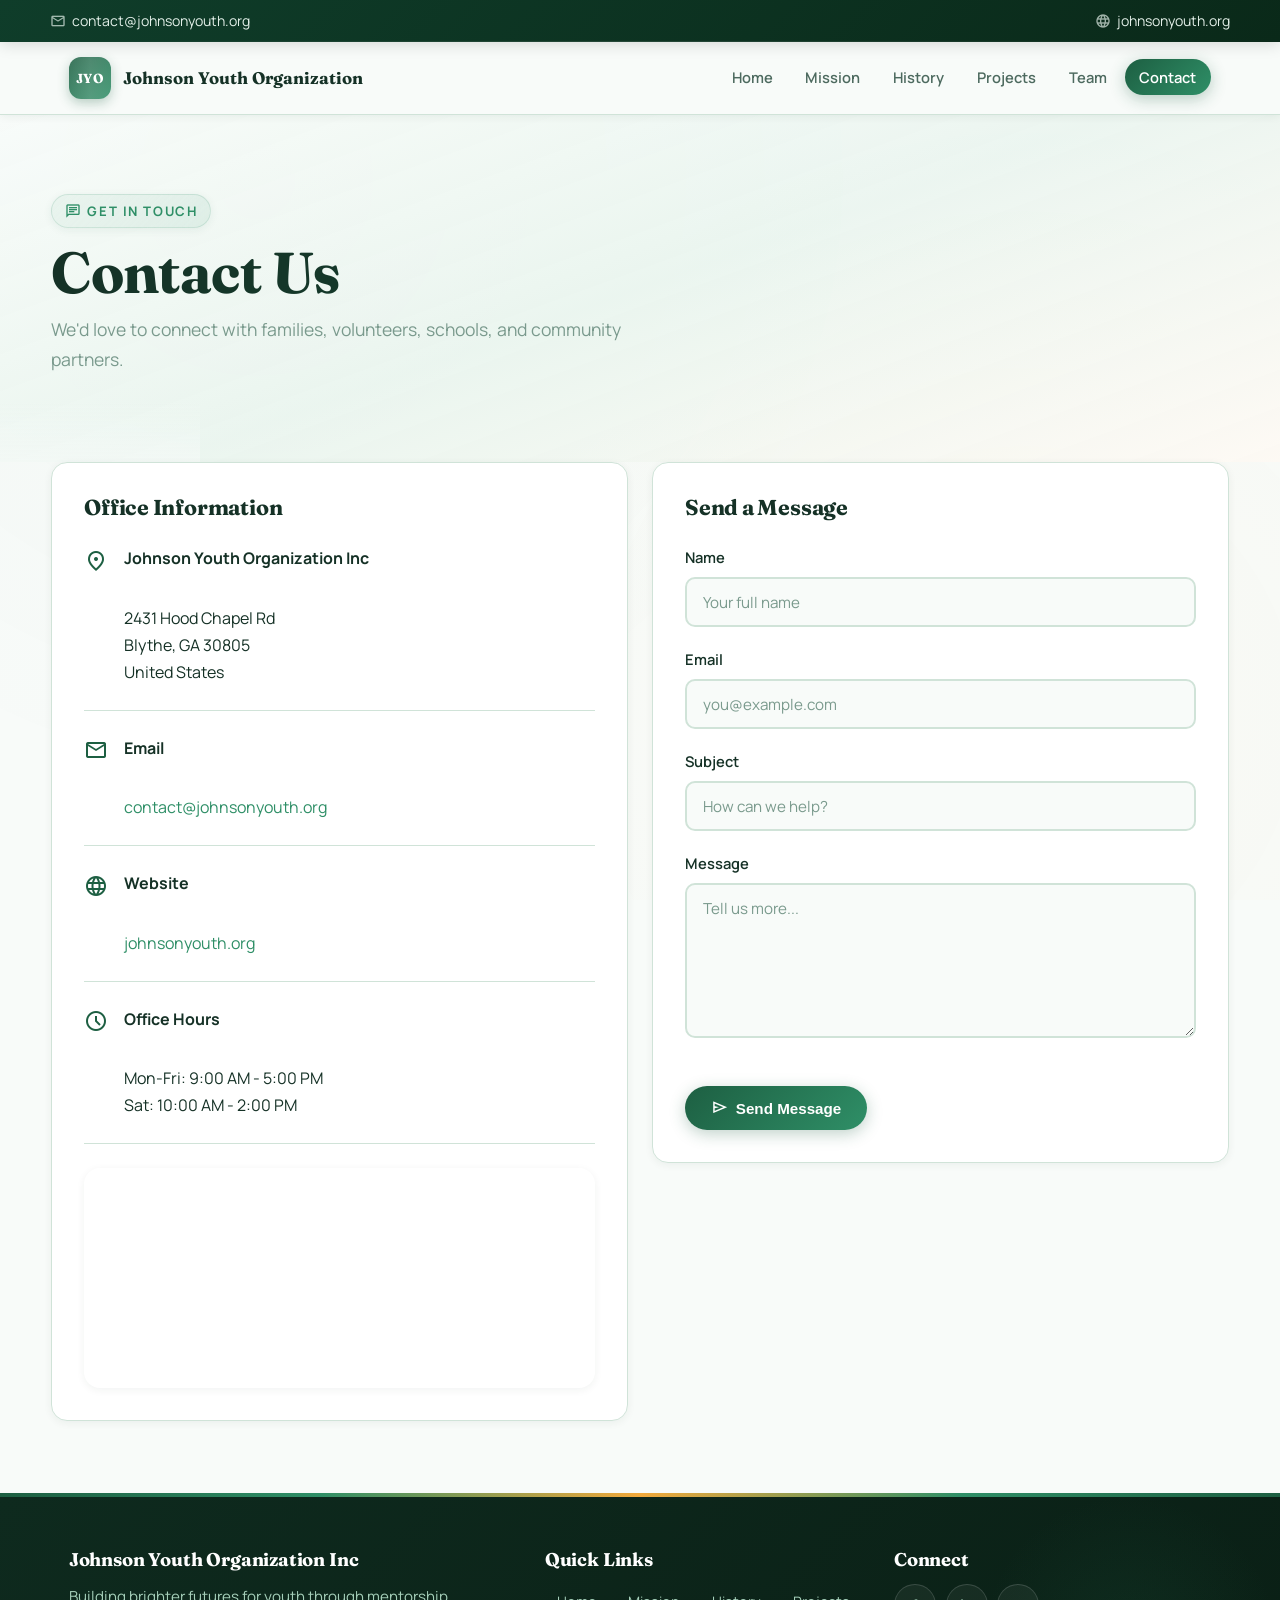
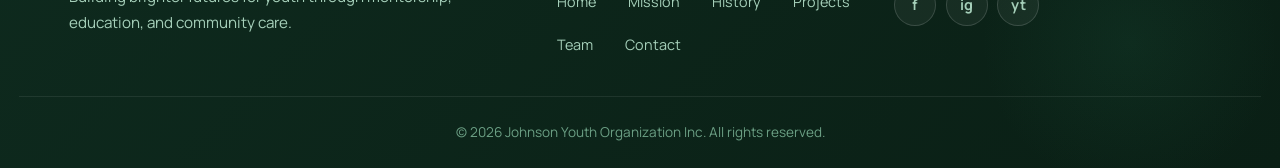
<file: contact.html>
<!DOCTYPE html>
<html lang="en">
<head>
  <meta charset="UTF-8" />
  <meta name="viewport" content="width=device-width, initial-scale=1.0" />
  <title>Johnson Youth Organization Inc | Contact</title>
  <link rel="preconnect" href="https://fonts.googleapis.com">
  <link rel="preconnect" href="https://fonts.gstatic.com" crossorigin>
  <link href="https://fonts.googleapis.com/css2?family=Fraunces:wght@500;700&family=Manrope:wght@400;500;700&display=swap" rel="stylesheet">
  <link rel="stylesheet" href="styles.css">
</head>
<body>

  <!-- Top Bar -->
  <div class="top-bar">
    <div class="top-inner">
      <div class="top-item">
        <span class="material-symbols-outlined">mail</span>
        contact@johnsonyouth.org
      </div>
      <div class="top-item">
        <span class="material-symbols-outlined">language</span>
        johnsonyouth.org
      </div>
    </div>
  </div>

  <!-- Navigation -->
  <div class="nav-wrap">
    <nav class="navbar" aria-label="Main navigation">
      <a class="brand" href="index.html">
        <span class="logo" aria-hidden="true">JYO</span>
        <span>Johnson Youth Organization</span>
      </a>
      <button class="menu-btn" aria-label="Toggle navigation menu" aria-expanded="false">
        <span class="material-symbols-outlined">menu</span>
      </button>
      <ul class="nav-links" id="navLinks">
        <li><a href="index.html">Home</a></li>
        <li><a href="mission.html">Mission</a></li>
        <li><a href="history.html">History</a></li>
        <li><a href="projects.html">Projects</a></li>
        <li><a href="team.html">Team</a></li>
        <li><a class="active" href="contact.html">Contact</a></li>
      </ul>
    </nav>
  </div>

  <main>
    <!-- Page Hero with background photo -->
    <section class="page-hero" style="background-image:url('https://images.unsplash.com/photo-1497366216548-37526070297c?w=1400&h=500&fit=crop')">
      <div class="container fade-in">
        <div class="section-tag">
          <span class="material-symbols-outlined" style="font-size:1rem">chat</span>
          Get In Touch
        </div>
        <h1>Contact Us</h1>
        <p class="section-subtitle">We'd love to connect with families, volunteers, schools, and community partners.</p>
      </div>
    </section>

    <!-- Contact Content -->
    <section class="container">
      <div class="grid layout-2col fade-in" style="gap:1.5rem">

        <!-- Info Panel -->
        <div class="info-panel">
          <h2>Office Information</h2>

          <div class="info-item">
            <span class="material-symbols-outlined">location_on</span>
            <div>
              <strong>Johnson Youth Organization Inc</strong><br>
              2431 Hood Chapel Rd<br>
              Blythe, GA 30805<br>
              United States
            </div>
          </div>

          <div class="info-item">
            <span class="material-symbols-outlined">mail</span>
            <div>
              <strong>Email</strong><br>
              <a href="mailto:contact@johnsonyouth.org" style="color:var(--color-secondary)">contact@johnsonyouth.org</a>
            </div>
          </div>

          <div class="info-item">
            <span class="material-symbols-outlined">language</span>
            <div>
              <strong>Website</strong><br>
              <a href="https://johnsonyouth.org" style="color:var(--color-secondary)">johnsonyouth.org</a>
            </div>
          </div>

          <div class="info-item">
            <span class="material-symbols-outlined">schedule</span>
            <div>
              <strong>Office Hours</strong><br>
              Mon-Fri: 9:00 AM - 5:00 PM<br>
              Sat: 10:00 AM - 2:00 PM
            </div>
          </div>

          <div class="map-embed">
            <iframe
              src="https://www.google.com/maps/embed?pb=!1m18!1m12!1m3!1d3334.5!2d-82.1264!3d33.4578!2m3!1f0!2f0!3f0!3m2!1i1024!2i768!4f13.1!3m3!1m2!1s0x0%3A0x0!2zMzPCsDI3JzI4LjEiTiA4MsKwMDcnMzUuMCJX!5e0!3m2!1sen!2sus!4v1700000000000"
              allowfullscreen=""
              loading="lazy"
              referrerpolicy="no-referrer-when-downgrade"
              title="Johnson Youth Organization location on Google Maps">
            </iframe>
          </div>
        </div>

        <!-- Form Panel -->
        <div class="form-panel">
          <h2>Send a Message</h2>
          <form action="#" method="post">
            <div class="field">
              <label for="name">Name</label>
              <input id="name" name="name" type="text" placeholder="Your full name" required>
            </div>
            <div class="field">
              <label for="email">Email</label>
              <input id="email" name="email" type="email" placeholder="you@example.com" required>
            </div>
            <div class="field">
              <label for="subject">Subject</label>
              <input id="subject" name="subject" type="text" placeholder="How can we help?" required>
            </div>
            <div class="field">
              <label for="message">Message</label>
              <textarea id="message" name="message" rows="6" placeholder="Tell us more..." required></textarea>
            </div>
            <button class="btn" type="submit">
              <span class="material-symbols-outlined" style="font-size:1.1rem">send</span>
              Send Message
            </button>
          </form>
        </div>

      </div>
    </section>
  </main>

  <!-- Footer -->
  <footer>
    <div class="footer-grid">
      <div>
        <h3>Johnson Youth Organization Inc</h3>
        <p>Building brighter futures for youth through mentorship, education, and community care.</p>
      </div>
      <div>
        <h3>Quick Links</h3>
        <div class="footer-links">
          <a href="index.html">Home</a>
          <a href="mission.html">Mission</a>
          <a href="history.html">History</a>
          <a href="projects.html">Projects</a>
          <a href="team.html">Team</a>
          <a href="contact.html">Contact</a>
        </div>
      </div>
      <div>
        <h3>Connect</h3>
        <div class="socials">
          <a class="social-icon" href="#" aria-label="Facebook">f</a>
          <a class="social-icon" href="#" aria-label="Instagram">ig</a>
          <a class="social-icon" href="#" aria-label="YouTube">yt</a>
        </div>
      </div>
    </div>
    <div class="copy">&copy; 2026 Johnson Youth Organization Inc. All rights reserved.</div>
  </footer>

  <script>
    const menuBtn = document.querySelector('.menu-btn');
    const navLinks = document.getElementById('navLinks');
    if (menuBtn) {
      menuBtn.addEventListener('click', () => {
        navLinks.classList.toggle('open');
        menuBtn.setAttribute('aria-expanded', navLinks.classList.contains('open'));
      });
    }
    const observer = new IntersectionObserver((entries) => {
      entries.forEach((entry) => {
        if (entry.isIntersecting) entry.target.classList.add('show');
      });
    }, { threshold: 0.1 });
    document.querySelectorAll('.fade-in').forEach((el) => observer.observe(el));
  </script>
</body>
</html>
</file>
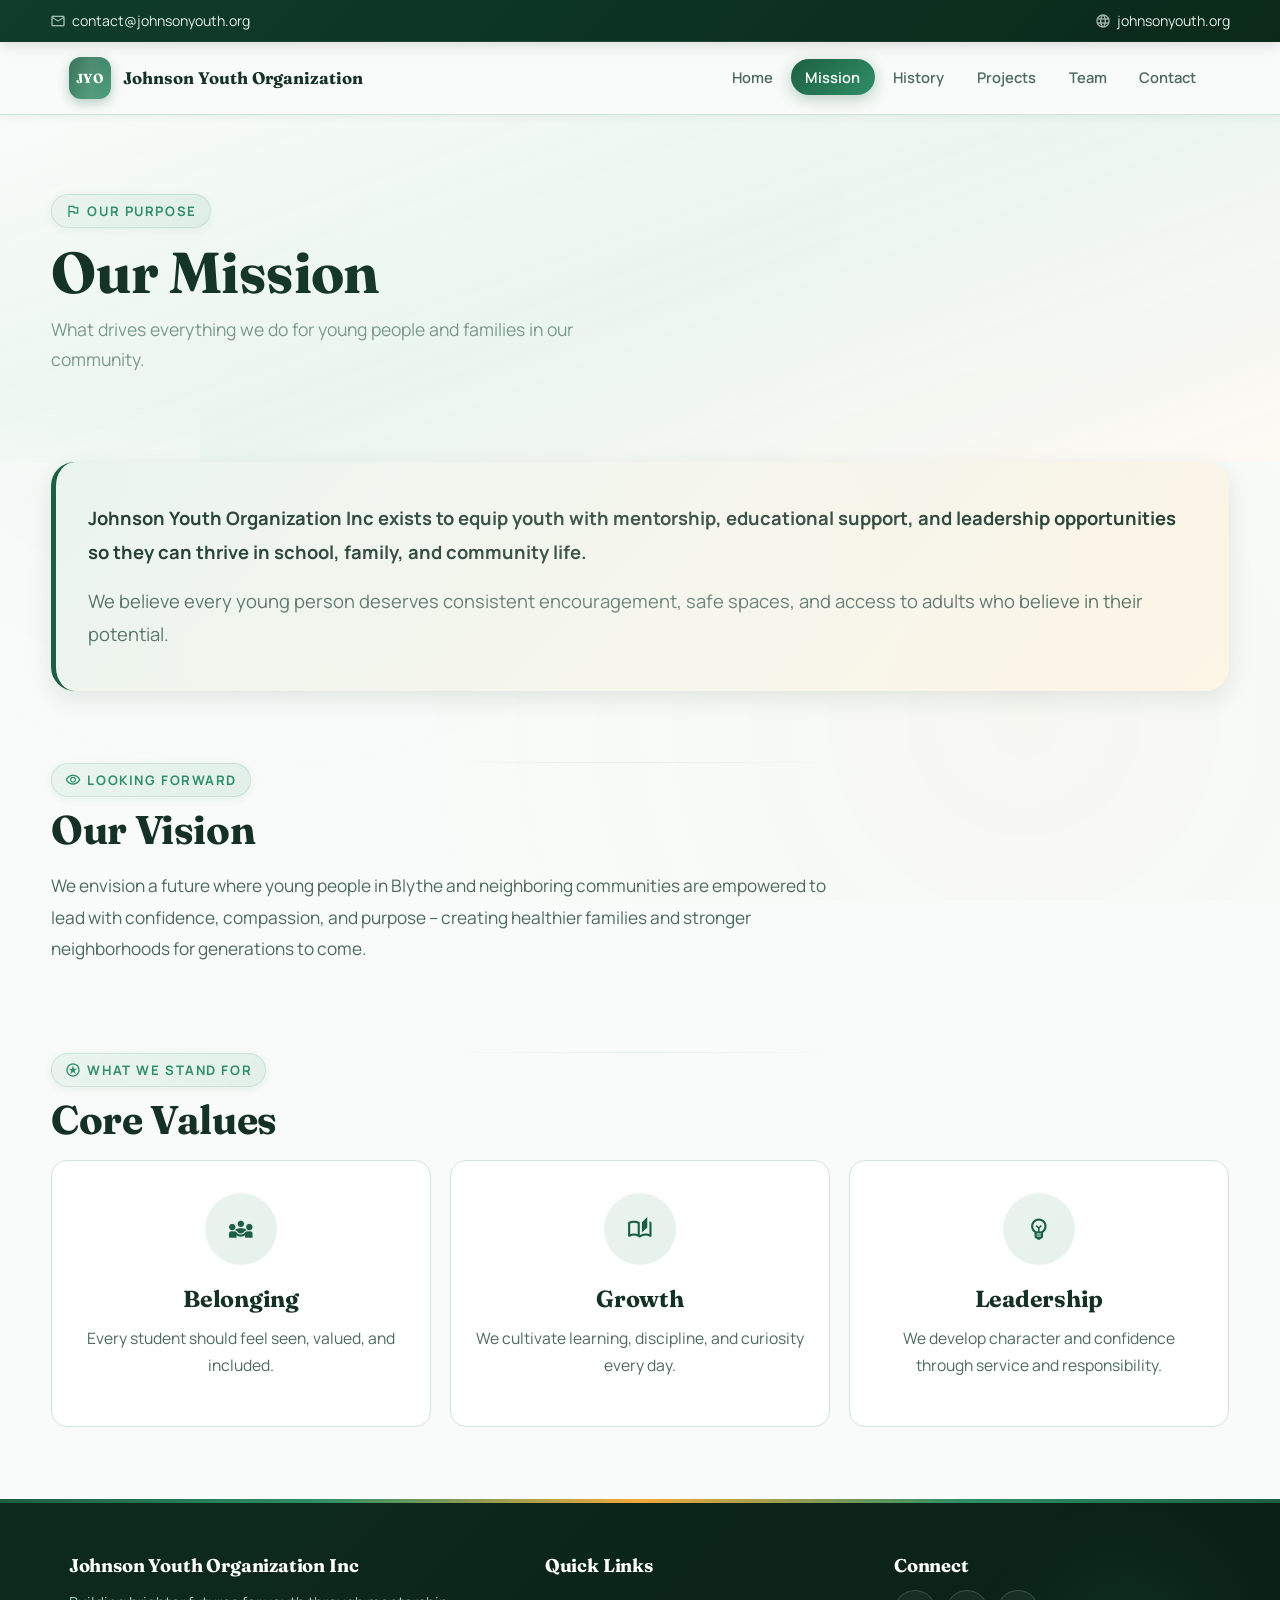
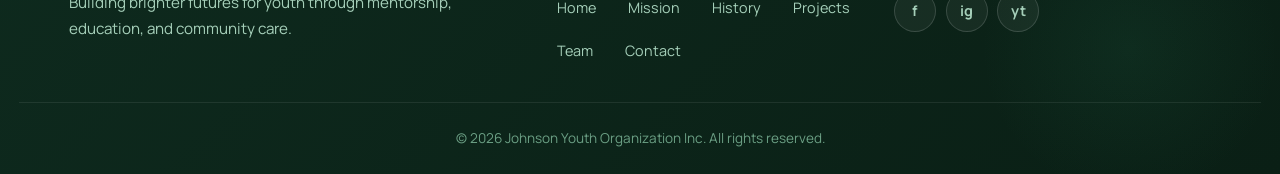
<file: mission.html>
<!DOCTYPE html>
<html lang="en">
<head>
  <meta charset="UTF-8" />
  <meta name="viewport" content="width=device-width, initial-scale=1.0" />
  <title>Johnson Youth Organization Inc | Mission</title>
  <link rel="preconnect" href="https://fonts.googleapis.com">
  <link rel="preconnect" href="https://fonts.gstatic.com" crossorigin>
  <link href="https://fonts.googleapis.com/css2?family=Fraunces:wght@500;700&family=Manrope:wght@400;500;700&display=swap" rel="stylesheet">
  <link rel="stylesheet" href="styles.css">
</head>
<body>

  <!-- Top Bar -->
  <div class="top-bar">
    <div class="top-inner">
      <div class="top-item">
        <span class="material-symbols-outlined">mail</span>
        contact@johnsonyouth.org
      </div>
      <div class="top-item">
        <span class="material-symbols-outlined">language</span>
        johnsonyouth.org
      </div>
    </div>
  </div>

  <!-- Navigation -->
  <div class="nav-wrap">
    <nav class="navbar" aria-label="Main navigation">
      <a class="brand" href="index.html">
        <span class="logo" aria-hidden="true">JYO</span>
        <span>Johnson Youth Organization</span>
      </a>
      <button class="menu-btn" aria-label="Toggle navigation menu" aria-expanded="false">
        <span class="material-symbols-outlined">menu</span>
      </button>
      <ul class="nav-links" id="navLinks">
        <li><a href="index.html">Home</a></li>
        <li><a class="active" href="mission.html">Mission</a></li>
        <li><a href="history.html">History</a></li>
        <li><a href="projects.html">Projects</a></li>
        <li><a href="team.html">Team</a></li>
        <li><a href="contact.html">Contact</a></li>
      </ul>
    </nav>
  </div>

  <main>
    <!-- Page Hero with background photo -->
    <section class="page-hero" style="background-image:url('https://images.unsplash.com/photo-1577896851231-70ef18881571?w=1400&h=500&fit=crop')">
      <div class="container fade-in">
        <div class="section-tag">
          <span class="material-symbols-outlined" style="font-size:1rem">flag</span>
          Our Purpose
        </div>
        <h1>Our Mission</h1>
        <p class="section-subtitle">What drives everything we do for young people and families in our community.</p>
      </div>
    </section>

    <!-- Mission Statement -->
    <section class="container fade-in">
      <div class="mission-box">
        <p><strong>Johnson Youth Organization Inc exists to equip youth with mentorship, educational support, and leadership opportunities so they can thrive in school, family, and community life.</strong></p>
        <p>We believe every young person deserves consistent encouragement, safe spaces, and access to adults who believe in their potential.</p>
      </div>
    </section>

    <!-- Vision -->
    <section class="container fade-in">
      <div class="section-tag">
        <span class="material-symbols-outlined" style="font-size:1rem">visibility</span>
        Looking Forward
      </div>
      <h2>Our Vision</h2>
      <p style="max-width:800px;font-size:1.08rem;line-height:1.8">We envision a future where young people in Blythe and neighboring communities are empowered to lead with confidence, compassion, and purpose -- creating healthier families and stronger neighborhoods for generations to come.</p>
    </section>

    <!-- Core Values -->
    <section class="container">
      <div class="fade-in">
        <div class="section-tag">
          <span class="material-symbols-outlined" style="font-size:1rem">stars</span>
          What We Stand For
        </div>
        <h2>Core Values</h2>
      </div>
      <div class="grid grid-3 fade-in">
        <article class="value-card">
          <div class="value-badge" aria-hidden="true">
            <span class="material-symbols-outlined" style="font-size:1.6rem;color:var(--color-primary)">diversity_3</span>
          </div>
          <h3>Belonging</h3>
          <p>Every student should feel seen, valued, and included.</p>
        </article>
        <article class="value-card">
          <div class="value-badge" aria-hidden="true">
            <span class="material-symbols-outlined" style="font-size:1.6rem;color:var(--color-primary)">auto_stories</span>
          </div>
          <h3>Growth</h3>
          <p>We cultivate learning, discipline, and curiosity every day.</p>
        </article>
        <article class="value-card">
          <div class="value-badge" aria-hidden="true">
            <span class="material-symbols-outlined" style="font-size:1.6rem;color:var(--color-primary)">emoji_objects</span>
          </div>
          <h3>Leadership</h3>
          <p>We develop character and confidence through service and responsibility.</p>
        </article>
      </div>
    </section>
  </main>

  <!-- Footer -->
  <footer>
    <div class="footer-grid">
      <div>
        <h3>Johnson Youth Organization Inc</h3>
        <p>Building brighter futures for youth through mentorship, education, and community care.</p>
      </div>
      <div>
        <h3>Quick Links</h3>
        <div class="footer-links">
          <a href="index.html">Home</a>
          <a href="mission.html">Mission</a>
          <a href="history.html">History</a>
          <a href="projects.html">Projects</a>
          <a href="team.html">Team</a>
          <a href="contact.html">Contact</a>
        </div>
      </div>
      <div>
        <h3>Connect</h3>
        <div class="socials">
          <a class="social-icon" href="#" aria-label="Facebook">f</a>
          <a class="social-icon" href="#" aria-label="Instagram">ig</a>
          <a class="social-icon" href="#" aria-label="YouTube">yt</a>
        </div>
      </div>
    </div>
    <div class="copy">&copy; 2026 Johnson Youth Organization Inc. All rights reserved.</div>
  </footer>

  <script>
    const menuBtn = document.querySelector('.menu-btn');
    const navLinks = document.getElementById('navLinks');
    if (menuBtn) {
      menuBtn.addEventListener('click', () => {
        navLinks.classList.toggle('open');
        menuBtn.setAttribute('aria-expanded', navLinks.classList.contains('open'));
      });
    }
    const observer = new IntersectionObserver((entries) => {
      entries.forEach((entry) => {
        if (entry.isIntersecting) entry.target.classList.add('show');
      });
    }, { threshold: 0.1 });
    document.querySelectorAll('.fade-in').forEach((el) => observer.observe(el));
  </script>
</body>
</html>
</file>
<file: styles.css>
/* ========================================================
   Johnson Youth Organization Inc — Enhanced Global Styles
   ======================================================== */

/* --- Google Material Symbols (outlined) --- */
@import url('https://fonts.googleapis.com/css2?family=Material+Symbols+Outlined:opsz,wght,FILL,GRAD@20..48,100..700,0..1,-50..200&display=swap');

/* --- Custom Properties --- */
:root {
  --color-primary: #1d5f42;
  --color-primary-dark: #144a33;
  --color-primary-light: #e9f4ee;
  --color-secondary: #2f8f67;
  --color-accent: #f2a93b;
  --color-accent-light: #fdf4e4;
  --color-bg: #f8fbf9;
  --color-bg-alt: #e9f4ee;
  --color-surface: #ffffff;
  --color-text: #153126;
  --color-text-light: #4d6a5f;
  --color-text-muted: #7a9a8d;
  --color-top-bar: #0f3d2a;
  --color-top-bar-text: #f5fff9;
  --color-border: #d0e3d8;
  --color-footer-bg: #0e2a1e;
  --color-footer-text: #d9efe4;

  /* Enhanced shadows */
  --shadow-sm: 0 2px 8px rgba(17, 53, 38, 0.06);
  --shadow-md: 0 8px 24px rgba(17, 53, 38, 0.1);
  --shadow-lg: 0 16px 40px rgba(17, 53, 38, 0.14);
  --shadow-glow: 0 0 30px rgba(47, 143, 103, 0.15);
  --shadow-xl: 0 20px 60px rgba(17, 53, 38, 0.18);
  --shadow-inner: inset 0 2px 8px rgba(17, 53, 38, 0.04);
  --shadow-primary: 0 8px 32px rgba(29, 95, 66, 0.25);
  --shadow-accent: 0 8px 32px rgba(242, 169, 59, 0.25);

  --radius-sm: 10px;
  --radius-md: 16px;
  --radius-lg: 24px;
  --radius-pill: 999px;

  --bar-h: 42px;
  --nav-h: 72px;

  --ease-out: cubic-bezier(0.16, 1, 0.3, 1);
  --ease-spring: cubic-bezier(0.34, 1.56, 0.64, 1);
  --ease-bounce: cubic-bezier(0.68, -0.55, 0.265, 1.55);
}

/* --- Reset & Base --- */
*, *::before, *::after { box-sizing: border-box; }
html { scroll-behavior: smooth; }
body {
  margin: 0;
  font-family: 'Manrope', sans-serif;
  color: var(--color-text);
  background: var(--color-bg);
  line-height: 1.7;
  -webkit-font-smoothing: antialiased;
  -moz-osx-font-smoothing: grayscale;
  position: relative;
}

/* Decorative background pattern */
body::before {
  content: '';
  position: fixed;
  top: 0;
  left: 0;
  right: 0;
  bottom: 0;
  background: 
    radial-gradient(circle at 20% 20%, rgba(29, 95, 66, 0.03) 0%, transparent 50%),
    radial-gradient(circle at 80% 80%, rgba(242, 169, 59, 0.03) 0%, transparent 50%);
  pointer-events: none;
  z-index: -1;
}

a { color: inherit; text-decoration: none; }
img { max-width: 100%; display: block; }

/* --- Typography --- */
h1, h2, h3, h4 {
  font-family: 'Fraunces', serif;
  line-height: 1.2;
  margin-top: 0;
  color: var(--color-text);
  letter-spacing: -0.01em;
}
h1 {
  font-size: clamp(2.2rem, 5vw, 3.6rem);
  margin-bottom: 1rem;
  font-weight: 700;
  background: linear-gradient(135deg, var(--color-text) 0%, var(--color-primary-dark) 100%);
  -webkit-background-clip: text;
  -webkit-text-fill-color: transparent;
  background-clip: text;
}
h2 {
  font-size: clamp(1.6rem, 3.2vw, 2.5rem);
  margin-bottom: 1rem;
  position: relative;
}
h3 {
  font-size: clamp(1.15rem, 2.2vw, 1.45rem);
  margin-bottom: 0.5rem;
}
p {
  margin-top: 0;
  color: var(--color-text-light);
  line-height: 1.7;
}
.section-subtitle {
  font-size: 1.1rem;
  color: var(--color-text-muted);
  max-width: 600px;
  margin-bottom: 2rem;
}
.section-tag {
  display: inline-flex;
  align-items: center;
  gap: 0.4rem;
  font-size: 0.82rem;
  font-weight: 700;
  text-transform: uppercase;
  letter-spacing: 0.12em;
  color: var(--color-secondary);
  margin-bottom: 0.6rem;
  padding: 0.3rem 0.8rem;
  background: linear-gradient(135deg, var(--color-primary-light), rgba(47, 143, 103, 0.1));
  border-radius: var(--radius-pill);
  border: 1px solid rgba(47, 143, 103, 0.15);
  box-shadow: 0 2px 8px rgba(29, 95, 66, 0.08);
  position: relative;
  overflow: hidden;
}
.section-tag::before {
  content: '';
  position: absolute;
  top: 0;
  left: -100%;
  width: 100%;
  height: 100%;
  background: linear-gradient(90deg, transparent, rgba(255,255,255,0.3), transparent);
  transition: left 0.5s;
}
.section-tag:hover::before {
  left: 100%;
}

/* --- Material Symbols Helper --- */
.material-symbols-outlined {
  font-variation-settings: 'FILL' 0, 'wght' 400, 'GRAD' 0, 'opsz' 24;
  vertical-align: middle;
}

/* ========================================================
   TOP BAR
   ======================================================== */
.top-bar {
  position: fixed;
  top: 0; left: 0; right: 0;
  height: var(--bar-h);
  background: linear-gradient(135deg, var(--color-top-bar) 0%, #0a2919 100%);
  color: var(--color-top-bar-text);
  z-index: 1001;
  font-size: 0.88rem;
  display: flex;
  align-items: center;
  justify-content: center;
  padding: 0 1rem;
  box-shadow: 0 2px 16px rgba(0, 0, 0, 0.15);
}
.top-bar::after {
  content: '';
  position: absolute;
  bottom: 0;
  left: 0;
  right: 0;
  height: 1px;
  background: linear-gradient(90deg, transparent, rgba(255,255,255,0.1), transparent);
}
.top-inner {
  width: min(1180px, 100%);
  display: flex;
  justify-content: space-between;
  gap: 1rem;
  flex-wrap: wrap;
}
.top-item {
  opacity: 0.92;
  display: flex;
  align-items: center;
  gap: 0.35rem;
  transition: all 0.2s;
}
.top-item:hover {
  opacity: 1;
  transform: translateY(-1px);
}
.top-item .material-symbols-outlined {
  font-size: 1rem;
  opacity: 0.7;
}

/* ========================================================
   NAVIGATION
   ======================================================== */
.nav-wrap {
  position: fixed;
  top: var(--bar-h);
  left: 0; right: 0;
  z-index: 1000;
  background: rgba(248, 251, 249, 0.95);
  border-bottom: 1px solid var(--color-border);
  backdrop-filter: blur(20px);
  -webkit-backdrop-filter: blur(20px);
  box-shadow: var(--shadow-sm);
}
.navbar {
  width: min(1180px, 100%);
  margin: 0 auto;
  min-height: var(--nav-h);
  display: flex;
  align-items: center;
  justify-content: space-between;
  padding: 0 1.2rem;
}
.brand {
  display: flex;
  align-items: center;
  gap: 0.75rem;
  font-family: 'Fraunces', serif;
  font-weight: 700;
  font-size: 1.05rem;
  color: var(--color-text);
  transition: all 0.3s var(--ease-out);
}
.brand:hover { 
  transform: translateX(4px);
}
.logo {
  width: 42px;
  height: 42px;
  border-radius: 12px;
  background: linear-gradient(135deg, var(--color-primary) 0%, var(--color-secondary) 100%);
  color: #fff;
  display: grid;
  place-items: center;
  font-size: 0.82rem;
  font-weight: 700;
  letter-spacing: 0.03em;
  box-shadow: 0 4px 12px rgba(29, 95, 66, 0.3);
  position: relative;
  overflow: hidden;
}
.logo::before {
  content: '';
  position: absolute;
  top: -50%;
  left: -50%;
  width: 200%;
  height: 200%;
  background: linear-gradient(45deg, transparent, rgba(255,255,255,0.2), transparent);
  transform: rotate(45deg);
  animation: logoShine 3s ease-in-out infinite;
}
@keyframes logoShine {
  0%, 100% { transform: translateX(-100%) rotate(45deg); }
  50% { transform: translateX(100%) rotate(45deg); }
}
.menu-btn {
  border: 0;
  background: transparent;
  font-size: 1.6rem;
  display: none;
  cursor: pointer;
  color: var(--color-primary);
  padding: 0.4rem;
  border-radius: var(--radius-sm);
  transition: all 0.2s;
}
.menu-btn:hover { 
  background: var(--color-bg-alt);
  transform: scale(1.05);
}

.nav-links {
  display: flex;
  align-items: center;
  gap: 0.25rem;
  list-style: none;
  padding: 0;
  margin: 0;
}
.nav-links a {
  padding: 0.5rem 0.9rem;
  border-radius: var(--radius-pill);
  font-weight: 600;
  font-size: 0.92rem;
  color: var(--color-text-light);
  transition: all 0.25s var(--ease-out);
  position: relative;
}
.nav-links a::before {
  content: '';
  position: absolute;
  inset: 0;
  border-radius: inherit;
  background: linear-gradient(135deg, var(--color-primary-light), rgba(47, 143, 103, 0.1));
  opacity: 0;
  transition: opacity 0.25s;
}
.nav-links a:hover::before,
.nav-links a:focus-visible::before {
  opacity: 1;
}
.nav-links a:hover,
.nav-links a:focus-visible {
  color: var(--color-primary);
  outline: none;
  transform: translateY(-2px);
}
.nav-links a.active {
  background: linear-gradient(135deg, var(--color-primary), var(--color-secondary));
  color: #fff;
  box-shadow: 0 4px 16px rgba(29, 95, 66, 0.3);
  transform: translateY(-2px);
}
.nav-links a.active::before {
  display: none;
}

/* ========================================================
   MAIN & LAYOUT
   ======================================================== */
main {
  padding-top: calc(var(--bar-h) + var(--nav-h));
  min-height: 100vh;
}
.container {
  width: min(1180px, 92%);
  margin: 0 auto;
}
section { padding: 4.5rem 0; position: relative; }
section + section { padding-top: 0; }

/* Decorative section dividers */
section::after {
  content: '';
  position: absolute;
  bottom: 0;
  left: 50%;
  transform: translateX(-50%);
  width: 60%;
  max-width: 400px;
  height: 1px;
  background: linear-gradient(90deg, transparent, var(--color-border), transparent);
  opacity: 0.5;
}
section:last-of-type::after {
  display: none;
}

/* ========================================================
   HERO (Home)
   ======================================================== */
.hero {
  min-height: 75vh;
  display: grid;
  place-items: center;
  position: relative;
  overflow: hidden;
  background:
    linear-gradient(160deg, rgba(14,42,30,0.55) 0%, rgba(29,95,66,0.45) 40%, rgba(242,169,59,0.2) 100%),
    url('https://images.unsplash.com/photo-1529390079861-591de354faf5?w=1600&h=900&fit=crop&crop=faces') center/cover no-repeat;
}
.hero::before {
  content: '';
  position: absolute;
  inset: 0;
  background:
    radial-gradient(circle at 15% 25%, rgba(47, 143, 103, 0.25), transparent 50%),
    radial-gradient(circle at 85% 75%, rgba(242, 169, 59, 0.15), transparent 45%);
  pointer-events: none;
  animation: heroGrad 14s ease-in-out infinite alternate;
  background-size: 150% 150%;
}
@keyframes heroGrad {
  0% { background-position: 0% 40%; }
  100% { background-position: 100% 60%; }
}

/* Floating particles */
.hero::after {
  content: '';
  position: absolute;
  top: 0;
  left: 0;
  right: 0;
  bottom: 0;
  background-image: 
    radial-gradient(circle, rgba(255,255,255,0.1) 1px, transparent 1px),
    radial-gradient(circle, rgba(242, 169, 59, 0.15) 1px, transparent 1px);
  background-size: 50px 50px, 80px 80px;
  background-position: 0 0, 25px 25px;
  animation: particleFloat 20s linear infinite;
  pointer-events: none;
}
@keyframes particleFloat {
  0% { transform: translateY(0); }
  100% { transform: translateY(-50px); }
}

.hero-card {
  position: relative;
  background: rgba(255, 255, 255, 0.95);
  border: 1px solid rgba(255, 255, 255, 0.5);
  border-radius: var(--radius-lg);
  box-shadow: var(--shadow-xl), 0 0 80px rgba(0,0,0,0.12);
  padding: 3rem 2.5rem;
  max-width: 780px;
  text-align: center;
  backdrop-filter: blur(20px);
  -webkit-backdrop-filter: blur(20px);
  animation: heroCardFloat 6s ease-in-out infinite;
}
@keyframes heroCardFloat {
  0%, 100% { transform: translateY(0); }
  50% { transform: translateY(-10px); }
}
.hero-card::before {
  content: '';
  position: absolute;
  top: 0;
  left: 0;
  right: 0;
  height: 4px;
  background: linear-gradient(90deg, var(--color-primary), var(--color-secondary), var(--color-accent), var(--color-secondary), var(--color-primary));
  border-radius: var(--radius-lg) var(--radius-lg) 0 0;
}
.hero-card h1 {
  color: var(--color-text);
  -webkit-text-fill-color: unset;
}
.hero-card p {
  font-size: 1.12rem;
  line-height: 1.75;
  max-width: 620px;
  margin-left: auto;
  margin-right: auto;
}

/* ========================================================
   PAGE HERO (Sub-pages)
   ======================================================== */
.page-hero {
  padding: 5rem 0 3.5rem;
  position: relative;
  overflow: hidden;
  background-size: cover;
  background-position: center;
  background-repeat: no-repeat;
}
.page-hero::before {
  content: '';
  position: absolute;
  inset: 0;
  background: linear-gradient(160deg, rgba(248,251,249,0.92) 0%, rgba(233,244,238,0.88) 50%, rgba(253,249,243,0.92) 100%);
  pointer-events: none;
}
.page-hero::after {
  content: '';
  position: absolute;
  bottom: 0; left: 0; right: 0;
  height: 60px;
  background: linear-gradient(to bottom, transparent, var(--color-bg));
  pointer-events: none;
}
.page-hero .container {
  position: relative;
  z-index: 1;
}
.page-hero h1 {
  margin-bottom: 0.5rem;
}

/* ========================================================
   BUTTONS
   ======================================================== */
.btn {
  display: inline-flex;
  align-items: center;
  gap: 0.45rem;
  margin-top: 1.2rem;
  background: linear-gradient(135deg, var(--color-primary), var(--color-secondary));
  color: #fff;
  font-weight: 700;
  font-size: 0.95rem;
  padding: 0.85rem 1.6rem;
  border: none;
  border-radius: var(--radius-pill);
  cursor: pointer;
  transition: all 0.3s var(--ease-out);
  box-shadow: 0 4px 16px rgba(29, 95, 66, 0.28);
  position: relative;
  overflow: hidden;
}
.btn::before {
  content: '';
  position: absolute;
  top: 0;
  left: -100%;
  width: 100%;
  height: 100%;
  background: linear-gradient(90deg, transparent, rgba(255,255,255,0.25), transparent);
  transition: left 0.5s;
}
.btn::after {
  content: '';
  position: absolute;
  inset: 0;
  background: linear-gradient(135deg, rgba(255,255,255,0.15), transparent);
  border-radius: inherit;
  opacity: 0;
  transition: opacity 0.2s;
}
.btn:hover,
.btn:focus-visible {
  transform: translateY(-3px) scale(1.02);
  box-shadow: 0 8px 32px rgba(29, 95, 66, 0.4);
  outline: none;
}
.btn:hover::before {
  left: 100%;
}
.btn:hover::after { opacity: 1; }
.btn:active { transform: translateY(-1px) scale(1); }

.btn-outline {
  background: transparent;
  color: var(--color-primary);
  border: 2px solid var(--color-primary);
  box-shadow: none;
  padding: 0.75rem 1.4rem;
}
.btn-outline:hover {
  background: linear-gradient(135deg, var(--color-primary), var(--color-secondary));
  color: #fff;
  box-shadow: 0 4px 20px rgba(29, 95, 66, 0.35);
  border-color: transparent;
}

.btn-sm {
  padding: 0.55rem 1rem;
  font-size: 0.88rem;
  margin-top: 0.8rem;
}

/* ========================================================
   CARDS
   ======================================================== */
.card {
  background: var(--color-surface);
  border: 1px solid var(--color-border);
  border-radius: var(--radius-md);
  padding: 1.6rem;
  box-shadow: var(--shadow-sm);
  transition: all 0.4s var(--ease-out);
  position: relative;
  overflow: hidden;
}
.card::before {
  content: '';
  position: absolute;
  top: 0; left: 0; right: 0;
  height: 4px;
  background: linear-gradient(90deg, var(--color-primary), var(--color-secondary), var(--color-accent));
  opacity: 0;
  transition: opacity 0.3s;
}
.card::after {
  content: '';
  position: absolute;
  inset: 0;
  background: linear-gradient(135deg, rgba(47, 143, 103, 0.02), rgba(242, 169, 59, 0.02));
  opacity: 0;
  transition: opacity 0.3s;
}
.card:hover,
.card:focus-within {
  transform: translateY(-8px) scale(1.01);
  box-shadow: var(--shadow-lg);
  border-color: rgba(47, 143, 103, 0.25);
}
.card:hover::before { opacity: 1; }
.card:hover::after { opacity: 1; }

.card-icon {
  width: 56px;
  height: 56px;
  border-radius: 16px;
  background: linear-gradient(135deg, var(--color-primary-light), rgba(47, 143, 103, 0.15));
  display: grid;
  place-items: center;
  margin-bottom: 1rem;
  font-size: 1.5rem;
  color: var(--color-primary);
  transition: all 0.4s var(--ease-spring);
  position: relative;
  overflow: hidden;
}
.card-icon::before {
  content: '';
  position: absolute;
  top: -50%;
  left: -50%;
  width: 200%;
  height: 200%;
  background: radial-gradient(circle, rgba(255,255,255,0.3) 0%, transparent 70%);
  opacity: 0;
  transition: opacity 0.3s;
}
.card:hover .card-icon {
  transform: scale(1.1) rotate(-5deg);
  box-shadow: 0 8px 24px rgba(29, 95, 66, 0.2);
}
.card:hover .card-icon::before {
  opacity: 1;
}

.grid {
  display: grid;
  gap: 1.2rem;
  grid-template-columns: 1fr;
}

/* ========================================================
   STATS / COUNTERS
   ======================================================== */
.stats {
  display: grid;
  gap: 1rem;
  grid-template-columns: repeat(2, 1fr);
}
.stat {
  background: var(--color-surface);
  border-radius: var(--radius-md);
  border: 1px solid var(--color-border);
  padding: 1.8rem 1.2rem;
  text-align: center;
  transition: all 0.4s var(--ease-out);
  position: relative;
  overflow: hidden;
}
.stat::before {
  content: '';
  position: absolute;
  inset: 0;
  background: linear-gradient(135deg, rgba(47, 143, 103, 0.04), rgba(242, 169, 59, 0.03));
  opacity: 0;
  transition: opacity 0.3s;
}
.stat::after {
  content: '';
  position: absolute;
  top: 0;
  left: 0;
  right: 0;
  height: 3px;
  background: linear-gradient(90deg, var(--color-primary), var(--color-accent));
  opacity: 0;
  transition: opacity 0.3s;
}
.stat:hover {
  transform: translateY(-5px) scale(1.02);
  box-shadow: var(--shadow-md);
}
.stat:hover::before { opacity: 1; }
.stat:hover::after { opacity: 1; }
.stat strong {
  display: block;
  font-size: 2.2rem;
  font-family: 'Fraunces', serif;
  background: linear-gradient(135deg, var(--color-primary), var(--color-secondary));
  -webkit-background-clip: text;
  -webkit-text-fill-color: transparent;
  background-clip: text;
  margin-bottom: 0.25rem;
  transition: transform 0.3s;
}
.stat:hover strong {
  transform: scale(1.05);
}
.stat span {
  font-size: 0.92rem;
  color: var(--color-text-light);
  font-weight: 500;
}

/* ========================================================
   TESTIMONIAL / QUOTE
   ======================================================== */
.quote-block {
  background: linear-gradient(135deg, var(--color-primary-light), var(--color-accent-light));
  border-radius: var(--radius-lg);
  padding: 2.5rem 2rem;
  position: relative;
  overflow: hidden;
  box-shadow: var(--shadow-md);
}
.quote-block::before {
  content: '"';
  position: absolute;
  top: 10px;
  left: 20px;
  font-size: 8rem;
  font-family: 'Fraunces', serif;
  color: rgba(29, 95, 66, 0.08);
  line-height: 1;
}
.quote-block::after {
  content: '';
  position: absolute;
  top: 0;
  right: 0;
  width: 100px;
  height: 100px;
  background: radial-gradient(circle, rgba(242, 169, 59, 0.1) 0%, transparent 70%);
}
.quote-block blockquote {
  font-size: 1.25rem;
  font-style: italic;
  color: var(--color-text);
  line-height: 1.7;
  margin: 0 0 1.5rem 0;
  position: relative;
  z-index: 1;
}
.quote-block cite {
  display: flex;
  align-items: center;
  gap: 1rem;
  font-style: normal;
  position: relative;
  z-index: 1;
}
.quote-photo {
  width: 56px;
  height: 56px;
  border-radius: 50%;
  object-fit: cover;
  border: 3px solid #fff;
  box-shadow: 0 4px 12px rgba(0,0,0,0.1);
}
.quote-block cite span {
  font-weight: 600;
  color: var(--color-primary-dark);
}

/* ========================================================
   FOOTER
   ======================================================== */
footer {
  background: linear-gradient(135deg, var(--color-footer-bg) 0%, #0a1f15 100%);
  color: var(--color-footer-text);
  padding: 3.5rem 1.2rem 1.5rem;
  position: relative;
  overflow: hidden;
}
footer::before {
  content: '';
  position: absolute;
  top: 0; left: 0; right: 0;
  height: 4px;
  background: linear-gradient(90deg, var(--color-primary), var(--color-secondary), var(--color-accent), var(--color-secondary), var(--color-primary));
}
footer::after {
  content: '';
  position: absolute;
  top: 0;
  right: 0;
  width: 300px;
  height: 300px;
  background: radial-gradient(circle, rgba(47, 143, 103, 0.1) 0%, transparent 70%);
  pointer-events: none;
}
.footer-grid {
  width: min(1180px, 92%);
  margin: 0 auto;
  display: grid;
  gap: 2rem;
  grid-template-columns: 1fr;
  position: relative;
  z-index: 1;
}
footer h3 {
  color: #fff;
  margin-bottom: 0.8rem;
  font-size: 1.15rem;
}
footer p {
  color: #a5cfb9;
  font-size: 0.95rem;
}
.footer-links {
  display: flex;
  flex-wrap: wrap;
  gap: 0.5rem;
}
.footer-links a {
  padding: 0.35rem 0.75rem;
  border-radius: var(--radius-pill);
  font-size: 0.9rem;
  color: #a5cfb9;
  transition: all 0.25s;
}
.footer-links a:hover {
  background: rgba(255,255,255,0.1);
  color: #fff;
  transform: translateY(-2px);
}
.socials {
  display: flex;
  gap: 0.6rem;
}
.social-icon {
  width: 42px;
  height: 42px;
  border-radius: 50%;
  border: 1px solid rgba(255,255,255,0.15);
  background: rgba(255,255,255,0.05);
  display: grid;
  place-items: center;
  font-size: 0.9rem;
  font-weight: 700;
  color: #a5cfb9;
  transition: all 0.3s var(--ease-out);
  position: relative;
  overflow: hidden;
}
.social-icon::before {
  content: '';
  position: absolute;
  inset: 0;
  background: linear-gradient(135deg, var(--color-primary), var(--color-secondary));
  opacity: 0;
  transition: opacity 0.3s;
}
.social-icon span {
  position: relative;
  z-index: 1;
}
.social-icon:hover {
  transform: translateY(-3px) scale(1.05);
  box-shadow: 0 6px 20px rgba(47, 143, 103, 0.4);
  border-color: transparent;
  color: #fff;
}
.social-icon:hover::before {
  opacity: 1;
}
.copy {
  text-align: center;
  margin-top: 2rem;
  padding-top: 1.5rem;
  border-top: 1px solid rgba(255,255,255,0.08);
  font-size: 0.85rem;
  color: #6b9f84;
}

/* ========================================================
   ANIMATIONS
   ======================================================== */
.fade-in {
  opacity: 0;
  transform: translateY(24px);
  transition: opacity 0.7s var(--ease-out), transform 0.7s var(--ease-out);
}
.fade-in.show {
  opacity: 1;
  transform: translateY(0);
}
.fade-in-left {
  opacity: 0;
  transform: translateX(-30px);
  transition: opacity 0.7s var(--ease-out), transform 0.7s var(--ease-out);
}
.fade-in-left.show {
  opacity: 1;
  transform: translateX(0);
}
.fade-in-right {
  opacity: 0;
  transform: translateX(30px);
  transition: opacity 0.7s var(--ease-out), transform 0.7s var(--ease-out);
}
.fade-in-right.show {
  opacity: 1;
  transform: translateX(0);
}

/* staggered children */
.stagger > * {
  opacity: 0;
  transform: translateY(20px);
  transition: opacity 0.5s var(--ease-out), transform 0.5s var(--ease-out);
}
.stagger.show > *:nth-child(1) { transition-delay: 0.05s; }
.stagger.show > *:nth-child(2) { transition-delay: 0.12s; }
.stagger.show > *:nth-child(3) { transition-delay: 0.19s; }
.stagger.show > *:nth-child(4) { transition-delay: 0.26s; }
.stagger.show > *:nth-child(5) { transition-delay: 0.33s; }
.stagger.show > *:nth-child(6) { transition-delay: 0.40s; }
.stagger.show > * {
  opacity: 1;
  transform: translateY(0);
}

/* Pulse animation for interactive elements */
@keyframes pulse {
  0%, 100% { transform: scale(1); }
  50% { transform: scale(1.05); }
}

/* ========================================================
   FOCUS STYLES (a11y)
   ======================================================== */
:focus-visible {
  outline: 3px solid var(--color-accent);
  outline-offset: 3px;
}

/* ========================================================
   RESPONSIVE BREAKPOINTS
   ======================================================== */
@media (min-width: 768px) {
  .grid { grid-template-columns: repeat(2, 1fr); }
  .grid-3 { grid-template-columns: repeat(3, 1fr); }
  .footer-grid { grid-template-columns: 1.4fr 1fr 1fr; }
  .stats { grid-template-columns: repeat(4, 1fr); }
  .layout-2col { grid-template-columns: 1fr 1fr; }
}
@media (min-width: 1024px) {
  .grid-4 { grid-template-columns: repeat(4, 1fr); }
  .grid-3 { grid-template-columns: repeat(3, 1fr); }
}

@media (max-width: 900px) {
  .menu-btn { display: block; }
  .nav-links {
    position: absolute;
    top: calc(var(--nav-h) - 1px);
    left: 0; right: 0;
    background: rgba(248, 251, 249, 0.98);
    backdrop-filter: blur(16px);
    border-bottom: 1px solid var(--color-border);
    flex-direction: column;
    align-items: stretch;
    padding: 0.8rem 1.2rem 1.2rem;
    display: none;
    box-shadow: var(--shadow-md);
  }
  .nav-links.open { display: flex; }
  .nav-links a {
    display: block;
    padding: 0.7rem 1rem;
    border-radius: var(--radius-sm);
  }
  .top-inner {
    justify-content: center;
    text-align: center;
  }
  .hero-card {
    padding: 2rem 1.5rem;
    margin: 0 1rem;
  }

  /* Timeline responsive */
  .timeline::before { left: 20px; }
  .event,
  .event:nth-child(even),
  .event:nth-child(odd) {
    width: 100%; left: 0;
    text-align: left;
    padding-left: 3rem;
    padding-right: 0;
  }
  .event::after,
  .event:nth-child(even)::after,
  .event:nth-child(odd)::after {
    left: 12px; right: auto;
  }
}

/* ========================================================
   UTILITY
   ======================================================== */
.text-center { text-align: center; }
.mx-auto { margin-left: auto; margin-right: auto; }
.mt-0 { margin-top: 0; }
.mb-2 { margin-bottom: 2rem; }
.gap-2 { gap: 2rem; }

/* Custom scrollbar */
::-webkit-scrollbar {
  width: 10px;
}
::-webkit-scrollbar-track {
  background: var(--color-bg);
}
::-webkit-scrollbar-thumb {
  background: linear-gradient(180deg, var(--color-primary), var(--color-secondary));
  border-radius: 5px;
}
::-webkit-scrollbar-thumb:hover {
  background: linear-gradient(180deg, var(--color-secondary), var(--color-primary));
}

/* Selection styling */
::selection {
  background: var(--color-primary);
  color: #fff;
}

/* ========================================================
   MISSION PAGE - Value Cards
   ======================================================== */
.mission-box {
  background: linear-gradient(135deg, var(--color-primary-light), var(--color-accent-light));
  border-radius: var(--radius-lg);
  padding: 2.5rem 2rem;
  border-left: 5px solid var(--color-primary);
  box-shadow: var(--shadow-md);
  position: relative;
  overflow: hidden;
}
.mission-box::before {
  content: '';
  position: absolute;
  top: -50%;
  right: -50%;
  width: 200%;
  height: 200%;
  background: radial-gradient(circle, rgba(255,255,255,0.2) 0%, transparent 70%);
  pointer-events: none;
}
.mission-box p {
  font-size: 1.15rem;
  line-height: 1.8;
  margin-bottom: 1rem;
}
.mission-box p:last-child {
  margin-bottom: 0;
}
.mission-box strong {
  color: var(--color-text);
}

.value-card {
  background: var(--color-surface);
  border-radius: var(--radius-md);
  padding: 2rem 1.5rem;
  text-align: center;
  border: 1px solid var(--color-border);
  transition: all 0.3s var(--ease-out);
  position: relative;
  overflow: hidden;
}
.value-card::before {
  content: '';
  position: absolute;
  top: 0;
  left: 0;
  right: 0;
  height: 3px;
  background: linear-gradient(90deg, var(--color-primary), var(--color-accent));
  opacity: 0;
  transition: opacity 0.3s;
}
.value-card:hover {
  transform: translateY(-5px);
  box-shadow: var(--shadow-md);
}
.value-card:hover::before {
  opacity: 1;
}
.value-badge {
  width: 72px;
  height: 72px;
  border-radius: 50%;
  background: linear-gradient(135deg, var(--color-primary-light), rgba(47, 143, 103, 0.12));
  display: grid;
  place-items: center;
  margin: 0 auto 1.25rem;
  transition: transform 0.3s var(--ease-spring);
}
.value-card:hover .value-badge {
  transform: scale(1.1) rotate(5deg);
}
.value-card h3 {
  margin-bottom: 0.75rem;
}
.value-card p {
  font-size: 0.98rem;
}

/* ========================================================
   HISTORY PAGE - Timeline & Story
   ======================================================== */
.story-box {
  display: grid;
  grid-template-columns: 1fr;
  gap: 2rem;
  align-items: center;
  background: linear-gradient(135deg, var(--color-primary-light), var(--color-bg-alt));
  border-radius: var(--radius-lg);
  padding: 2.5rem 2rem;
  border: 1px solid var(--color-border);
  position: relative;
  overflow: hidden;
}
.story-box::before {
  content: '';
  position: absolute;
  top: 0;
  right: 0;
  width: 200px;
  height: 200px;
  background: radial-gradient(circle, rgba(242, 169, 59, 0.1) 0%, transparent 70%);
  pointer-events: none;
}
.story-box p {
  font-size: 1.08rem;
  line-height: 1.8;
  margin-bottom: 1rem;
}
.story-box p:last-child {
  margin-bottom: 0;
}
.story-img {
  border-radius: var(--radius-md);
  box-shadow: var(--shadow-lg);
  width: 100%;
  height: auto;
  object-fit: cover;
  transition: transform 0.4s var(--ease-out);
}
.story-box:hover .story-img {
  transform: scale(1.02);
}

@media (min-width: 768px) {
  .story-box {
    grid-template-columns: 1fr 1fr;
    padding: 3rem;
  }
}

/* Timeline */
.timeline {
  position: relative;
  padding: 2rem 0;
}
.timeline::before {
  content: '';
  position: absolute;
  top: 0;
  bottom: 0;
  left: 50%;
  width: 3px;
  background: linear-gradient(180deg, var(--color-primary), var(--color-secondary), var(--color-accent));
  border-radius: 2px;
}
.event {
  position: relative;
  width: 50%;
  padding: 0 2rem;
}
.event:nth-child(odd) {
  left: 0;
  text-align: right;
  padding-right: 3rem;
}
.event:nth-child(even) {
  left: 50%;
  text-align: left;
  padding-left: 3rem;
}
.event::after {
  content: '';
  position: absolute;
  top: 24px;
  width: 16px;
  height: 16px;
  border-radius: 50%;
  background: linear-gradient(135deg, var(--color-primary), var(--color-secondary));
  border: 3px solid #fff;
  box-shadow: 0 0 0 4px rgba(29, 95, 66, 0.2);
  transition: all 0.3s;
}
.event:nth-child(odd)::after {
  right: -8px;
}
.event:nth-child(even)::after {
  left: -8px;
}
.event:hover::after {
  transform: scale(1.3);
  box-shadow: 0 0 0 8px rgba(29, 95, 66, 0.15);
}
.event .box {
  background: var(--color-surface);
  border-radius: var(--radius-md);
  padding: 1.5rem;
  border: 1px solid var(--color-border);
  box-shadow: var(--shadow-sm);
  transition: all 0.3s var(--ease-out);
}
.event:hover .box {
  box-shadow: var(--shadow-md);
  transform: translateY(-3px);
}
.event .year {
  display: inline-block;
  background: linear-gradient(135deg, var(--color-primary), var(--color-secondary));
  color: #fff;
  font-weight: 700;
  font-size: 0.85rem;
  padding: 0.3rem 0.8rem;
  border-radius: var(--radius-pill);
  margin-bottom: 0.75rem;
}
.event h3 {
  margin-bottom: 0.5rem;
}
.event p {
  font-size: 0.95rem;
  margin-bottom: 1rem;
}
.timeline-img {
  border-radius: var(--radius-sm);
  width: 100%;
  height: auto;
  margin-top: 1rem;
  transition: transform 0.3s;
}
.event:hover .timeline-img {
  transform: scale(1.02);
}

/* ========================================================
   PROJECTS PAGE - Project Cards
   ======================================================== */
.project-card {
  background: var(--color-surface);
  border-radius: var(--radius-md);
  overflow: hidden;
  border: 1px solid var(--color-border);
  box-shadow: var(--shadow-sm);
  transition: all 0.4s var(--ease-out);
  display: flex;
  flex-direction: column;
}
.project-card:hover {
  transform: translateY(-8px);
  box-shadow: var(--shadow-lg);
}
.project-icon {
  position: relative;
  overflow: hidden;
  height: 200px;
}
.project-icon img {
  width: 100%;
  height: 100%;
  object-fit: cover;
  transition: transform 0.5s var(--ease-out);
}
.project-card:hover .project-icon img {
  transform: scale(1.08);
}
.project-icon::after {
  content: '';
  position: absolute;
  bottom: 0;
  left: 0;
  right: 0;
  height: 60px;
  background: linear-gradient(to top, rgba(255,255,255,1), transparent);
  pointer-events: none;
}
.project-content {
  padding: 1.5rem;
  flex: 1;
  display: flex;
  flex-direction: column;
}
.project-content h3 {
  margin-bottom: 0.5rem;
}
.project-content p {
  font-size: 0.95rem;
  margin-bottom: 1rem;
  flex: 1;
}
.project-metric {
  display: inline-flex;
  align-items: center;
  gap: 0.4rem;
  font-size: 0.88rem;
  color: var(--color-primary);
  font-weight: 600;
  margin-bottom: 1rem;
  padding: 0.4rem 0.8rem;
  background: var(--color-primary-light);
  border-radius: var(--radius-pill);
}

/* ========================================================
   TEAM PAGE - Member Cards
   ======================================================== */
.member-card {
  background: var(--color-surface);
  border-radius: var(--radius-md);
  padding: 2rem 1.5rem;
  text-align: center;
  border: 1px solid var(--color-border);
  box-shadow: var(--shadow-sm);
  transition: all 0.4s var(--ease-out);
  position: relative;
  overflow: hidden;
}
.member-card::before {
  content: '';
  position: absolute;
  top: 0;
  left: 0;
  right: 0;
  height: 3px;
  background: linear-gradient(90deg, var(--color-primary), var(--color-secondary), var(--color-accent));
  opacity: 0;
  transition: opacity 0.3s;
}
.member-card:hover {
  transform: translateY(-6px);
  box-shadow: var(--shadow-lg);
}
.member-card:hover::before {
  opacity: 1;
}
.avatar {
  width: 120px;
  height: 120px;
  border-radius: 50%;
  object-fit: cover;
  margin: 0 auto 1.25rem;
  border: 4px solid var(--color-primary-light);
  box-shadow: 0 8px 24px rgba(0,0,0,0.1);
  transition: all 0.3s var(--ease-out);
}
.member-card:hover .avatar {
  transform: scale(1.05);
  border-color: var(--color-primary);
  box-shadow: 0 12px 32px rgba(29, 95, 66, 0.2);
}
.member-card h3 {
  margin-bottom: 0.35rem;
}
.role {
  color: var(--color-secondary);
  font-weight: 600;
  font-size: 0.92rem;
  margin-bottom: 0.75rem;
}
.member-card p {
  font-size: 0.95rem;
  margin-bottom: 1rem;
}
.links {
  display: flex;
  justify-content: center;
  gap: 0.5rem;
  flex-wrap: wrap;
}
.pill {
  display: inline-flex;
  align-items: center;
  gap: 0.35rem;
  font-size: 0.85rem;
  padding: 0.4rem 0.8rem;
  border-radius: var(--radius-pill);
  background: var(--color-primary-light);
  color: var(--color-primary);
  font-weight: 600;
  transition: all 0.2s;
}
.pill:hover {
  background: var(--color-primary);
  color: #fff;
  transform: translateY(-2px);
}

/* ========================================================
   CONTACT PAGE - Forms & Info
   ======================================================== */
.info-panel,
.form-panel {
  background: var(--color-surface);
  border-radius: var(--radius-md);
  padding: 2rem;
  border: 1px solid var(--color-border);
  box-shadow: var(--shadow-sm);
  height: fit-content;
}
.info-panel h2,
.form-panel h2 {
  margin-bottom: 1.5rem;
  font-size: 1.35rem;
}
.info-item {
  display: flex;
  gap: 1rem;
  margin-bottom: 1.5rem;
  padding-bottom: 1.5rem;
  border-bottom: 1px solid var(--color-border);
}
.info-item:last-of-type {
  border-bottom: none;
  margin-bottom: 1rem;
  padding-bottom: 0;
}
.info-item .material-symbols-outlined {
  color: var(--color-primary);
  font-size: 1.5rem;
  flex-shrink: 0;
  margin-top: 0.2rem;
}
.info-item strong {
  display: block;
  margin-bottom: 0.3rem;
  color: var(--color-text);
}
.info-item a {
  transition: color 0.2s;
}
.info-item a:hover {
  color: var(--color-primary);
}

.map-embed {
  margin-top: 1.5rem;
  border-radius: var(--radius-md);
  overflow: hidden;
  box-shadow: var(--shadow-sm);
}
.map-embed iframe {
  width: 100%;
  height: 220px;
  border: none;
  display: block;
}

/* Form Styles */
.field {
  margin-bottom: 1.25rem;
}
.field label {
  display: block;
  font-weight: 600;
  font-size: 0.92rem;
  margin-bottom: 0.4rem;
  color: var(--color-text);
}
.field input,
.field textarea {
  width: 100%;
  padding: 0.8rem 1rem;
  border: 2px solid var(--color-border);
  border-radius: var(--radius-sm);
  font-family: inherit;
  font-size: 0.95rem;
  color: var(--color-text);
  background: var(--color-bg);
  transition: all 0.25s;
}
.field input:focus,
.field textarea:focus {
  outline: none;
  border-color: var(--color-primary);
  box-shadow: 0 0 0 4px rgba(29, 95, 66, 0.1);
  background: #fff;
}
.field input::placeholder,
.field textarea::placeholder {
  color: var(--color-text-muted);
}
.field textarea {
  resize: vertical;
  min-height: 120px;
}
</file>
